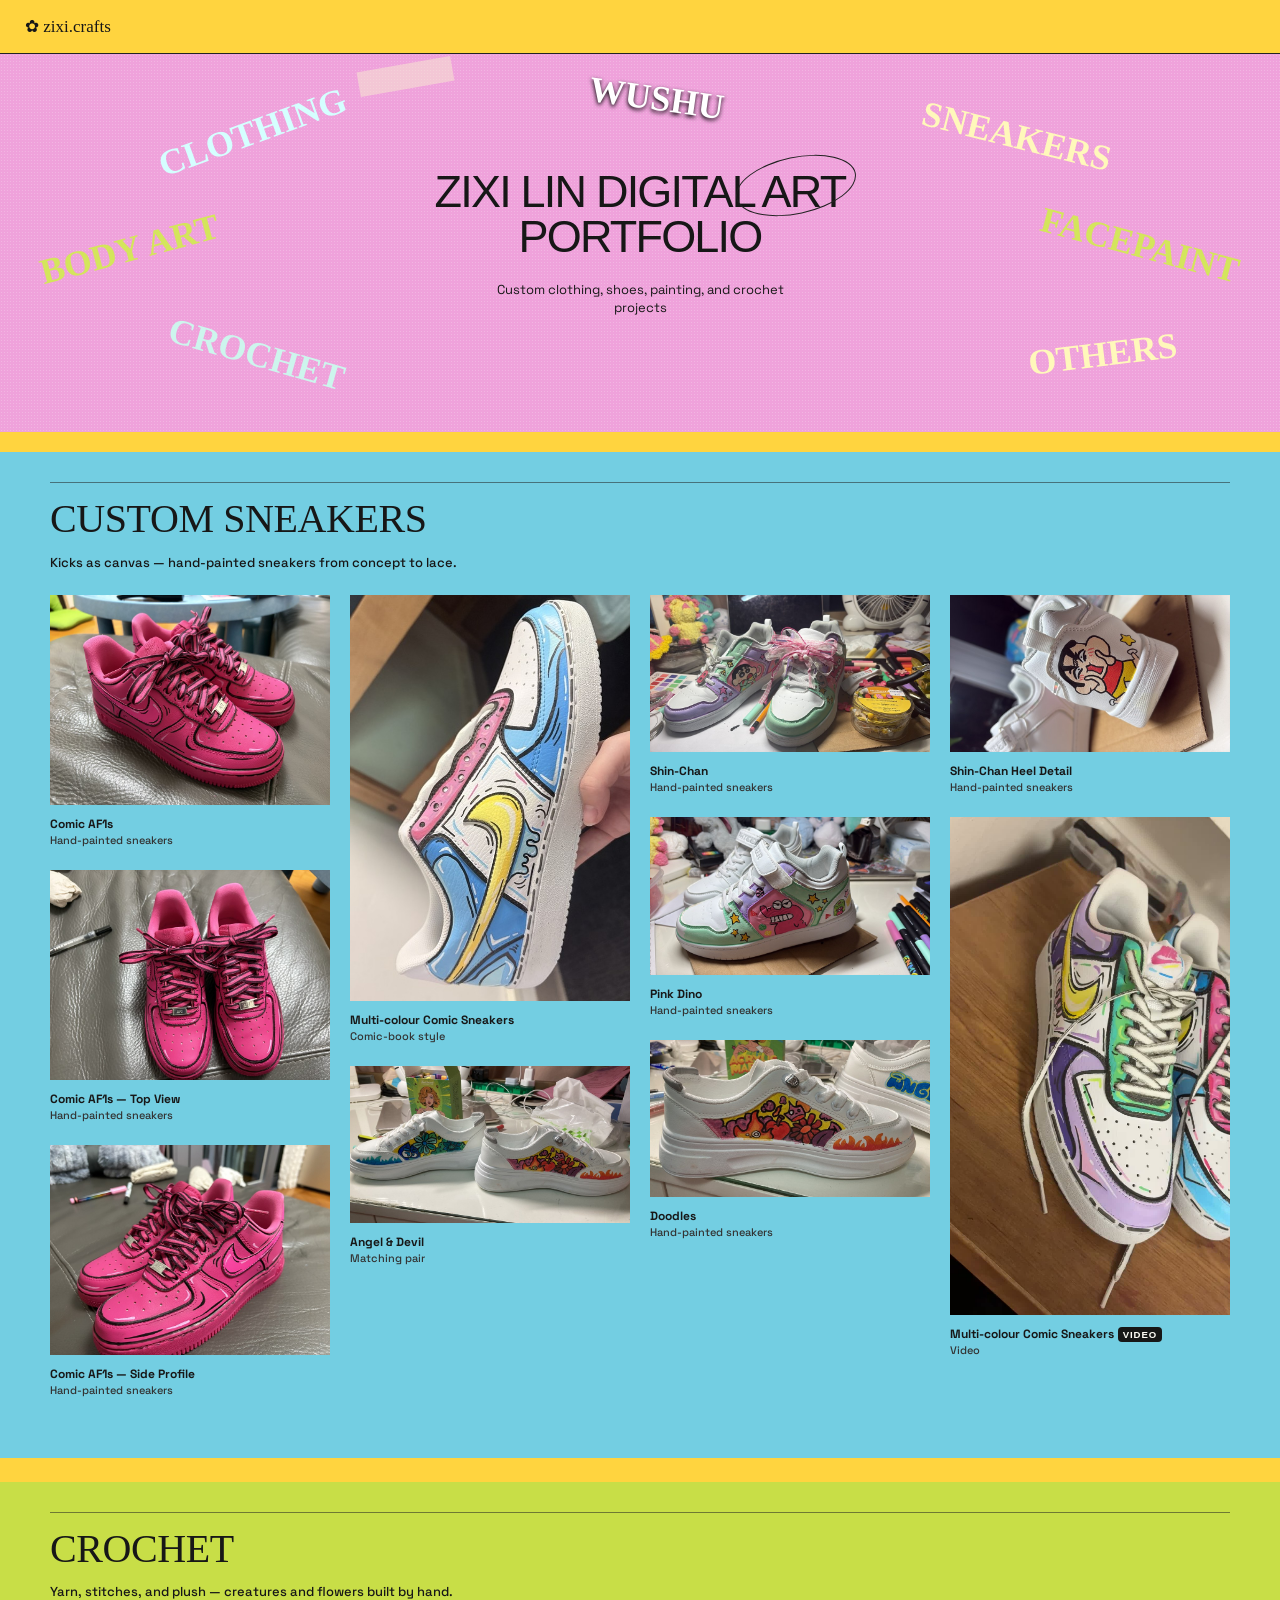
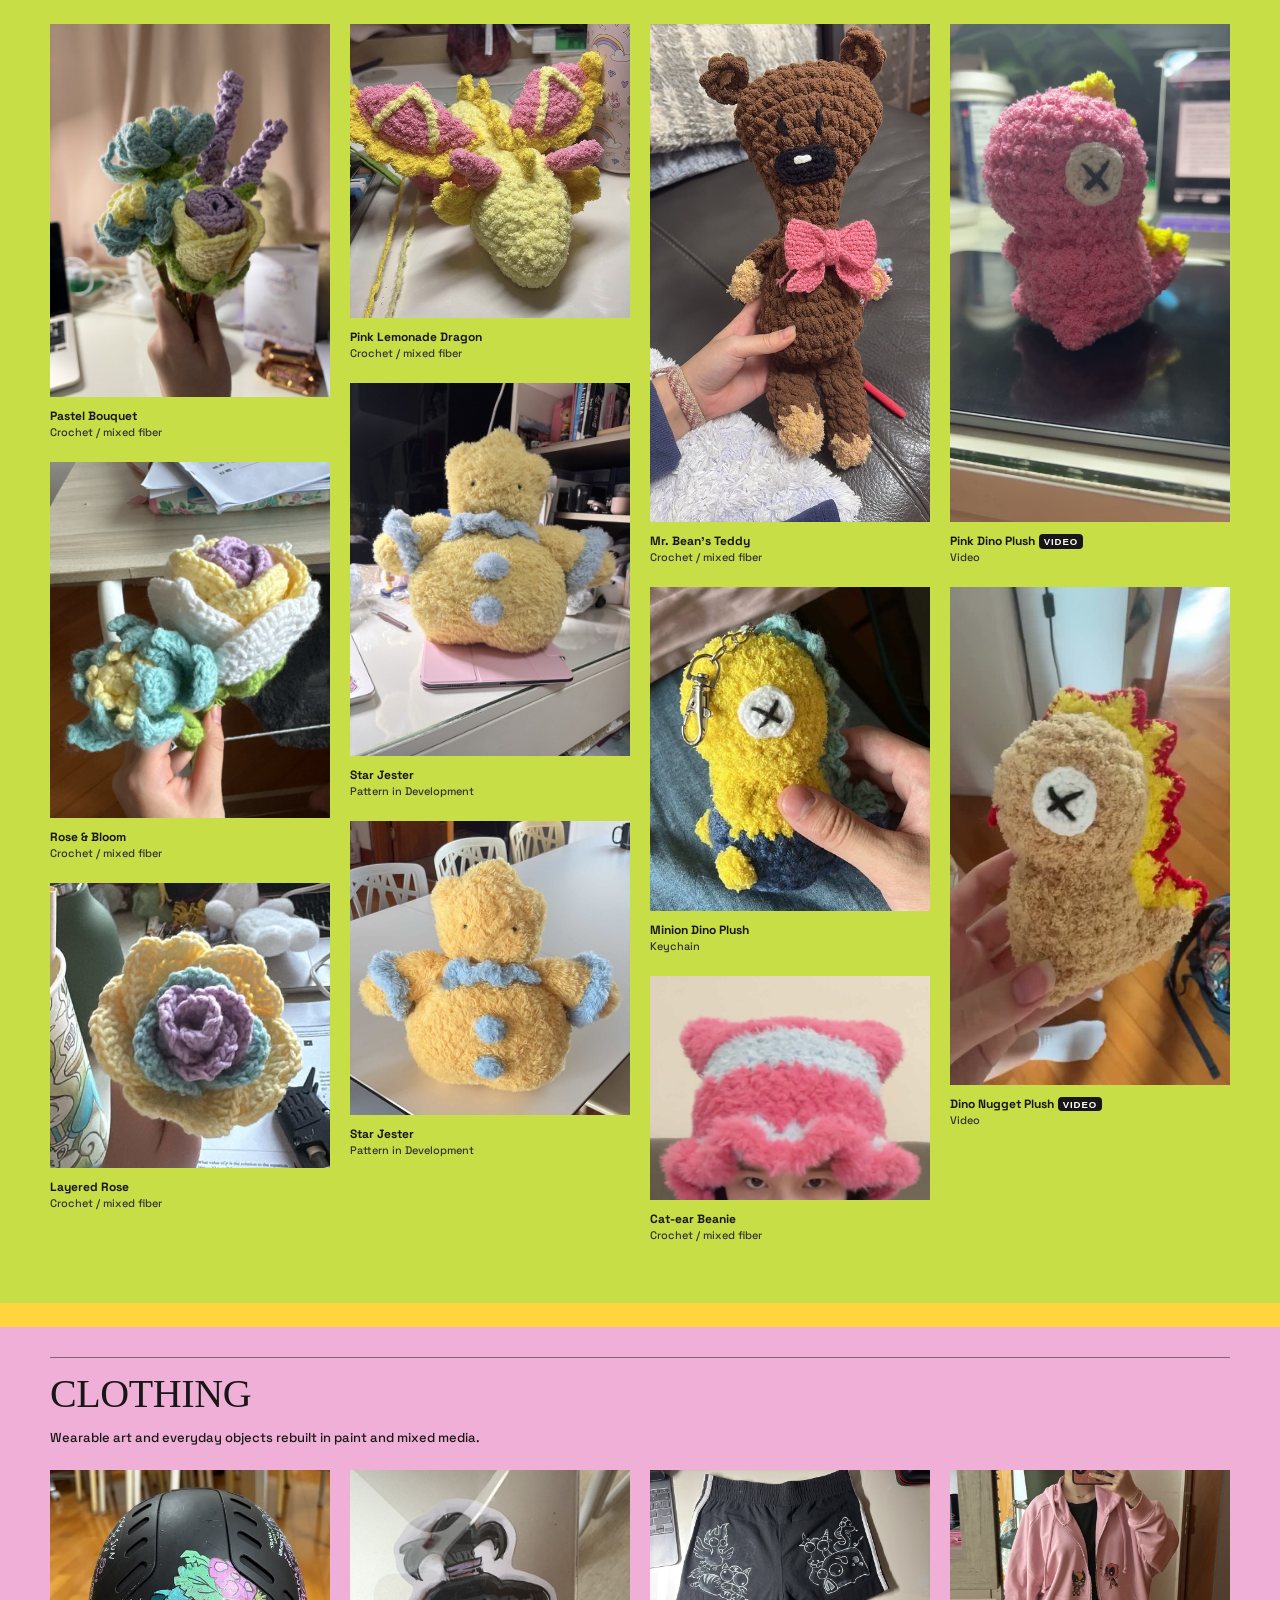
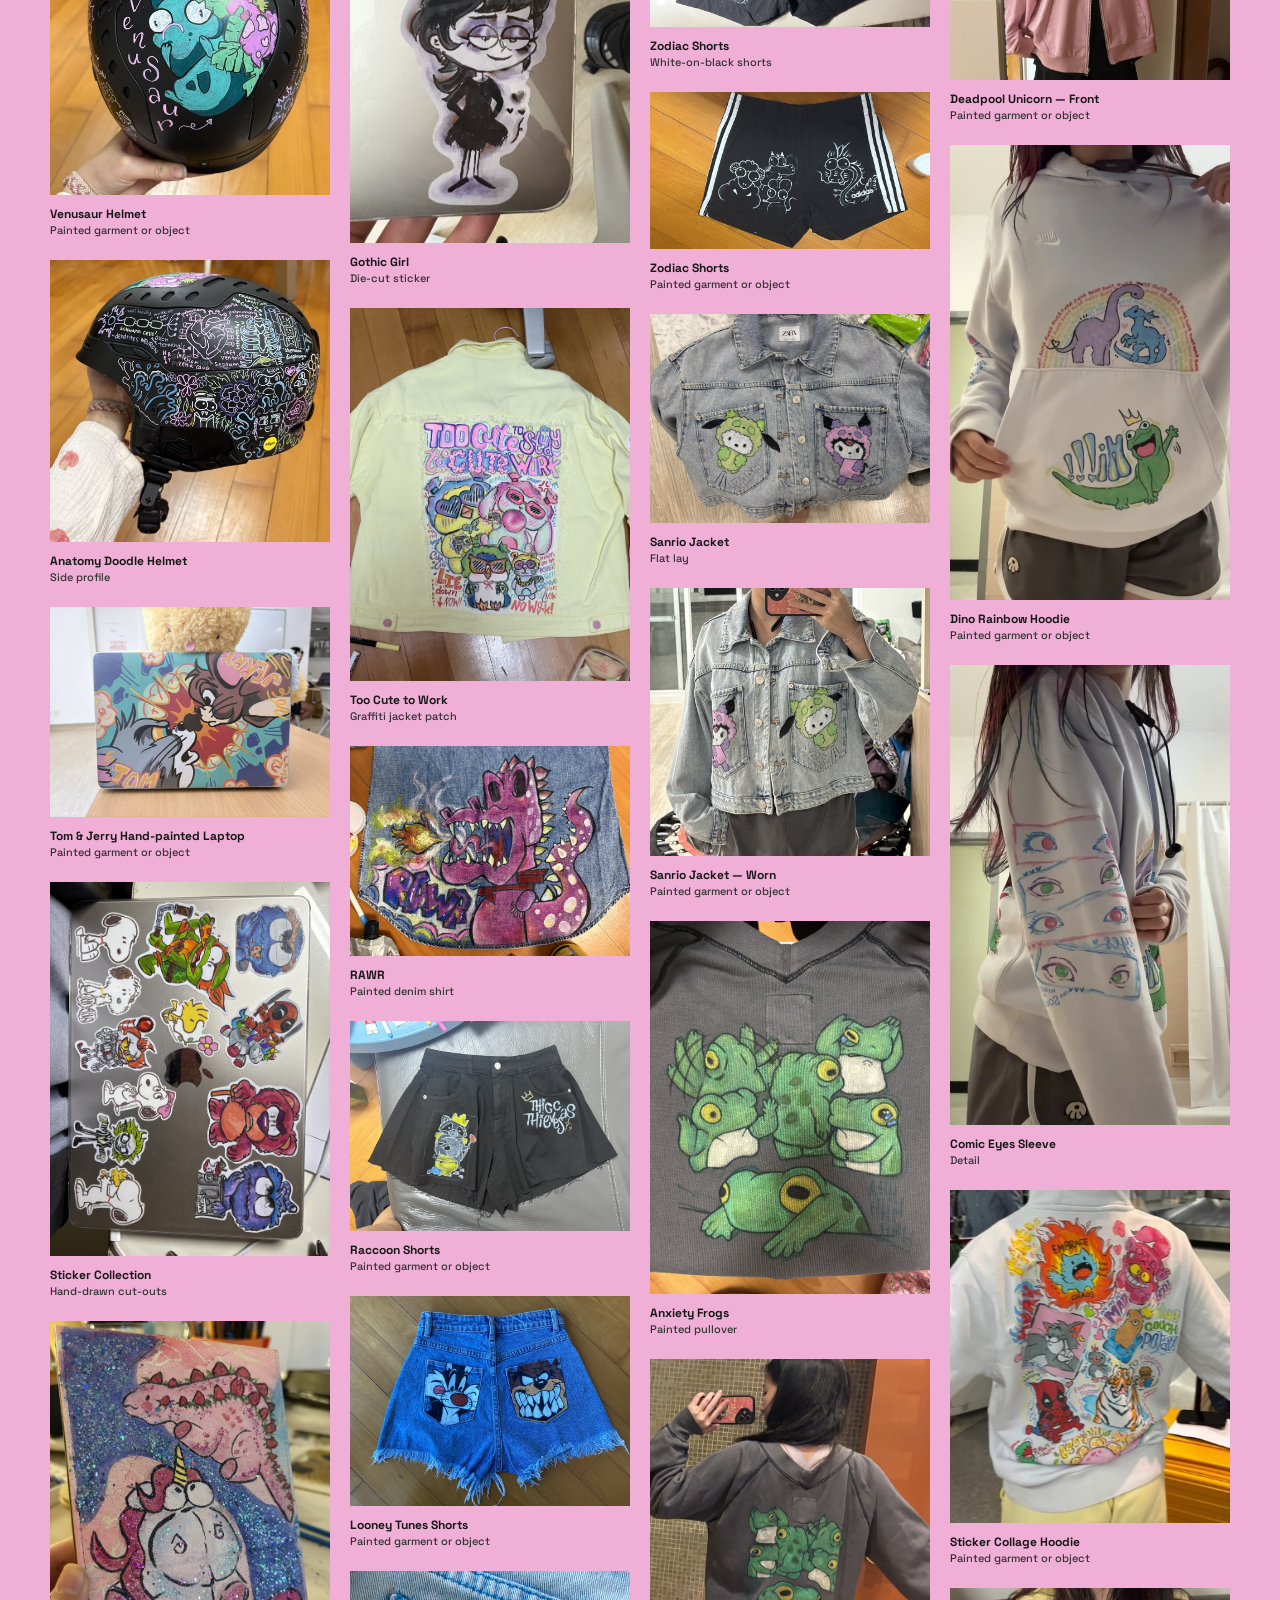
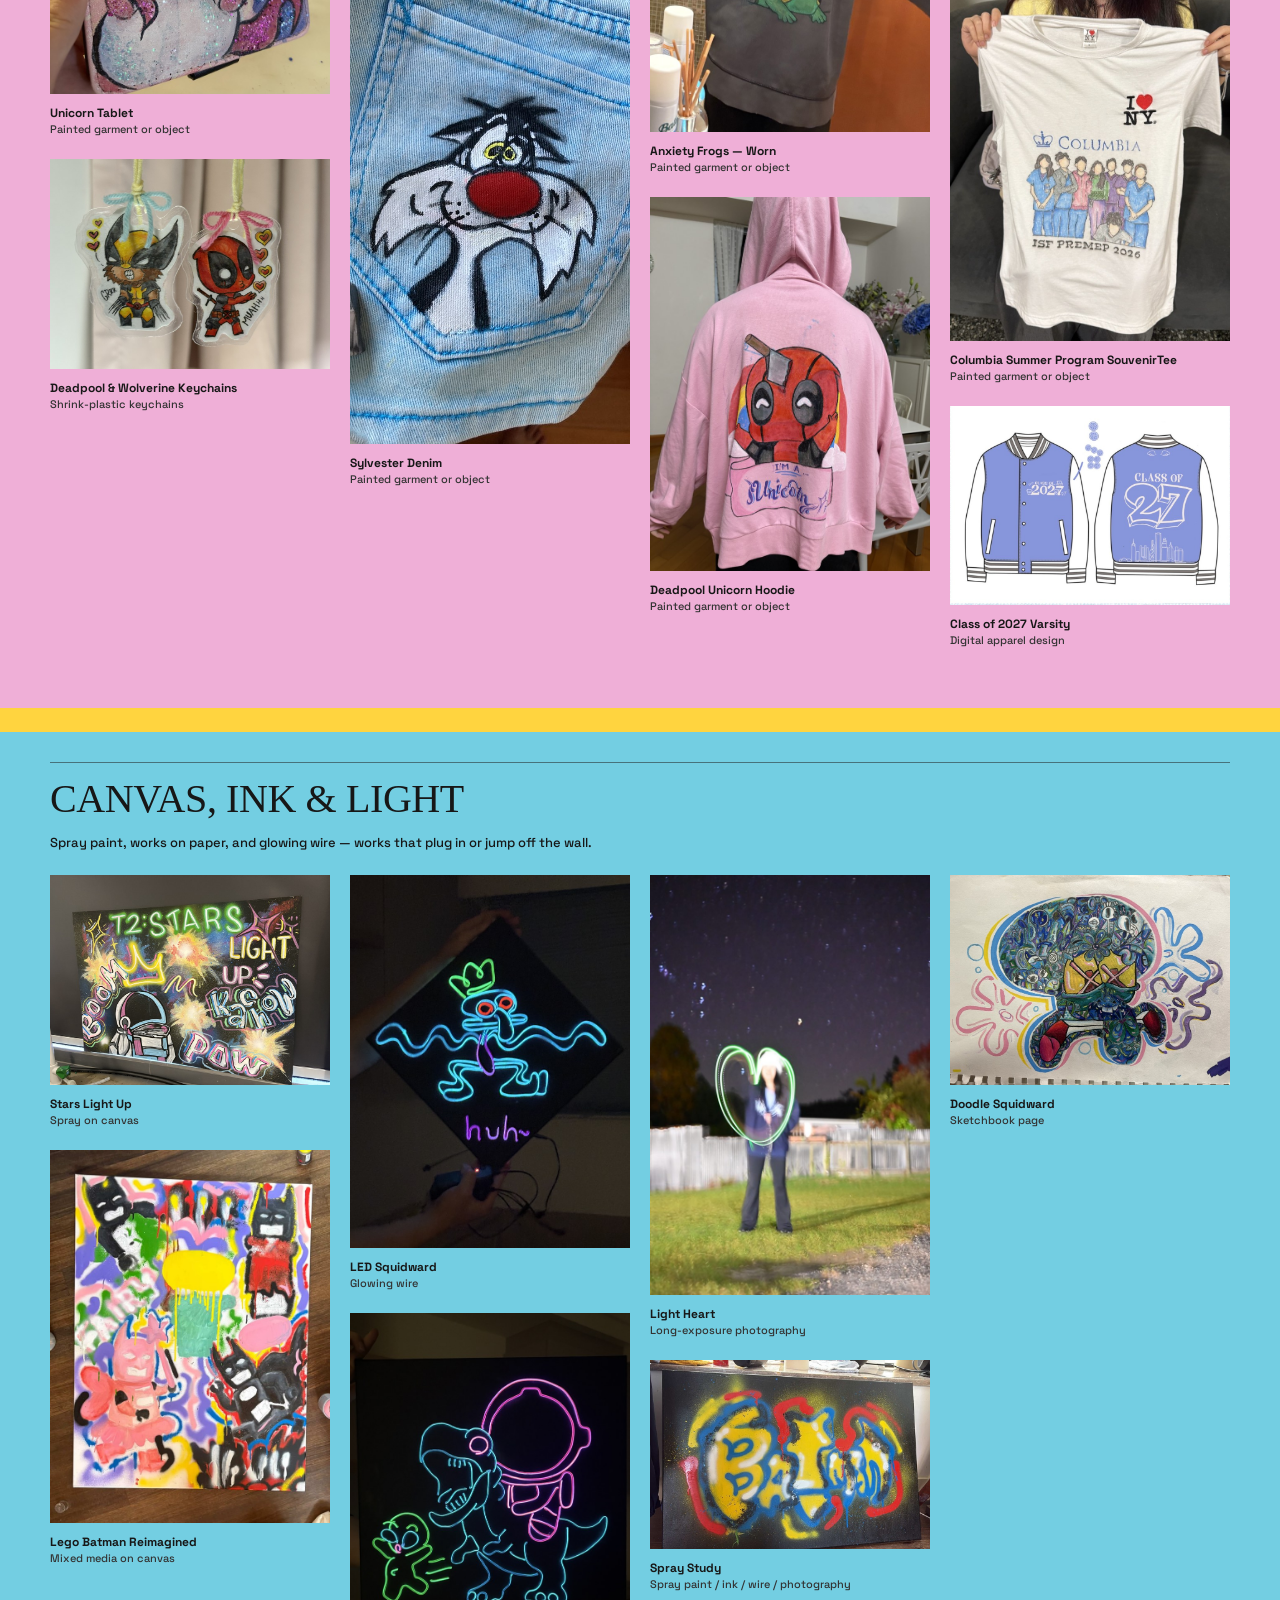
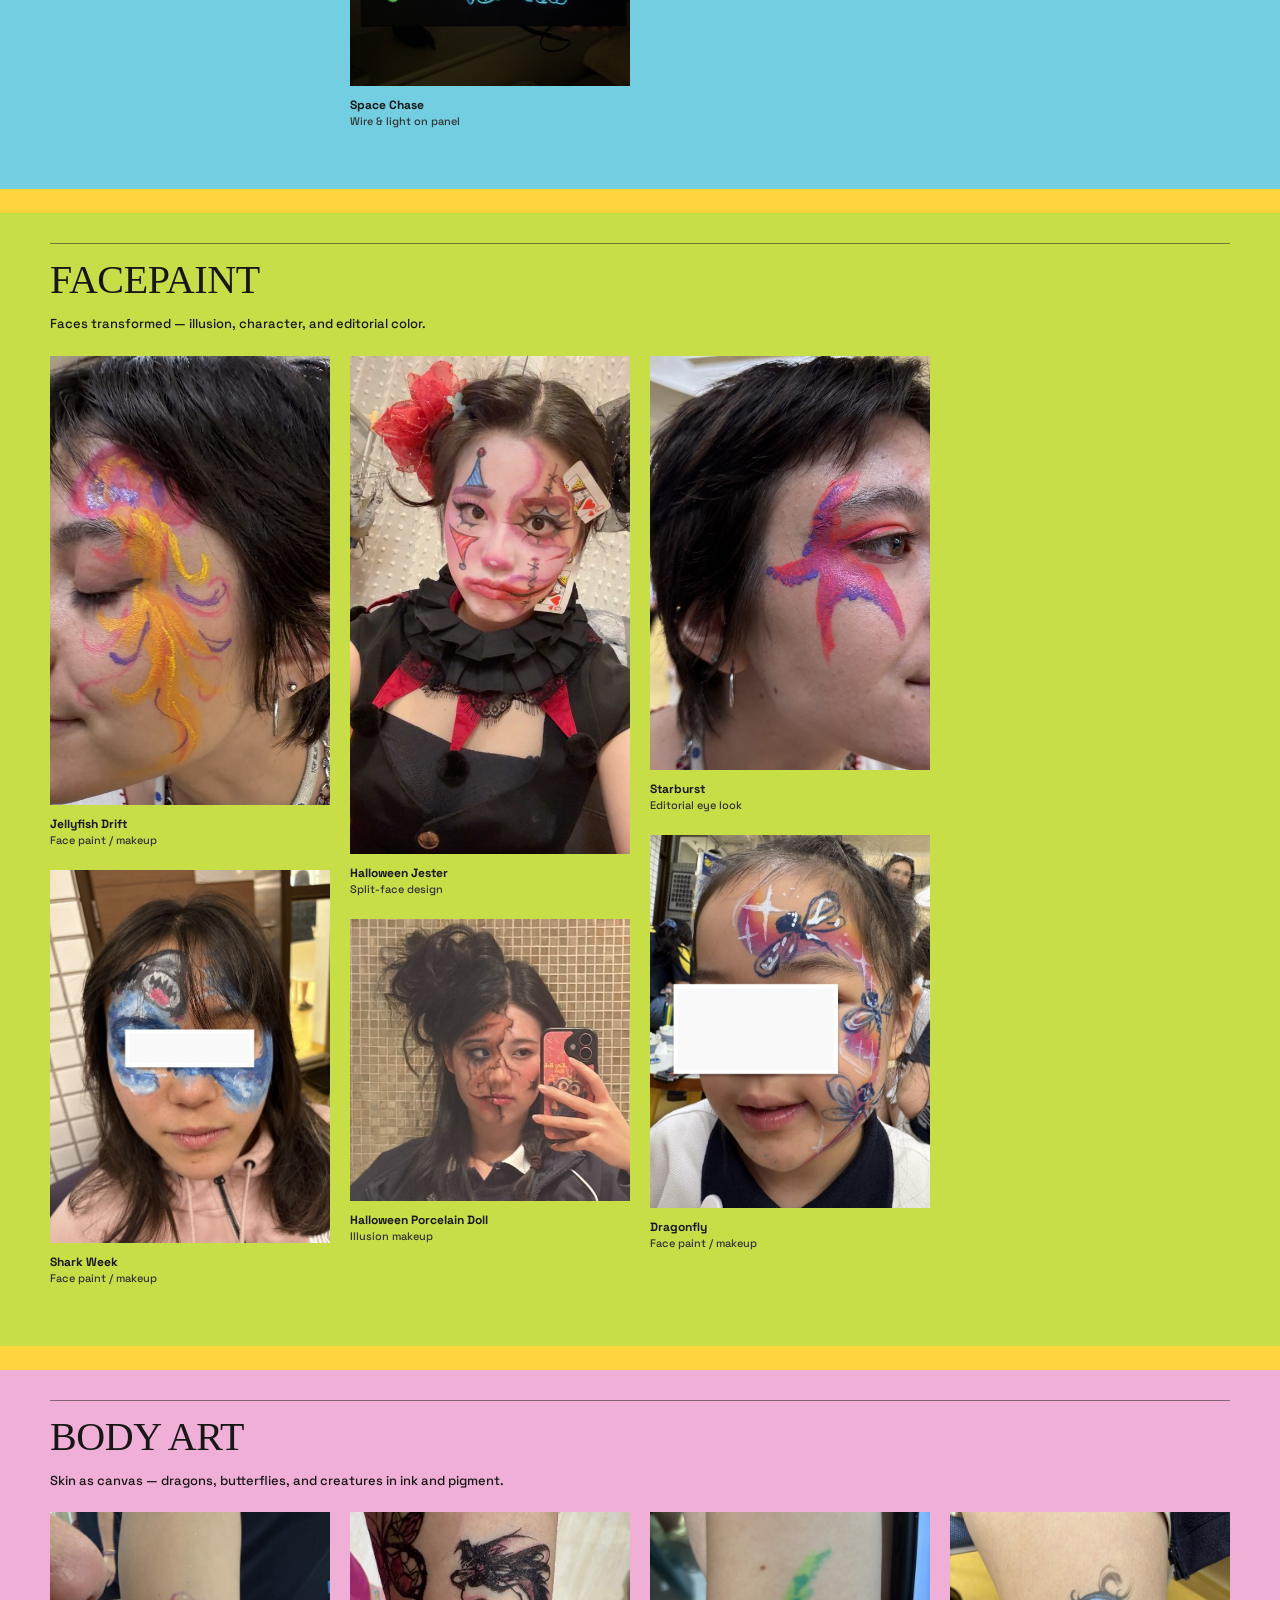
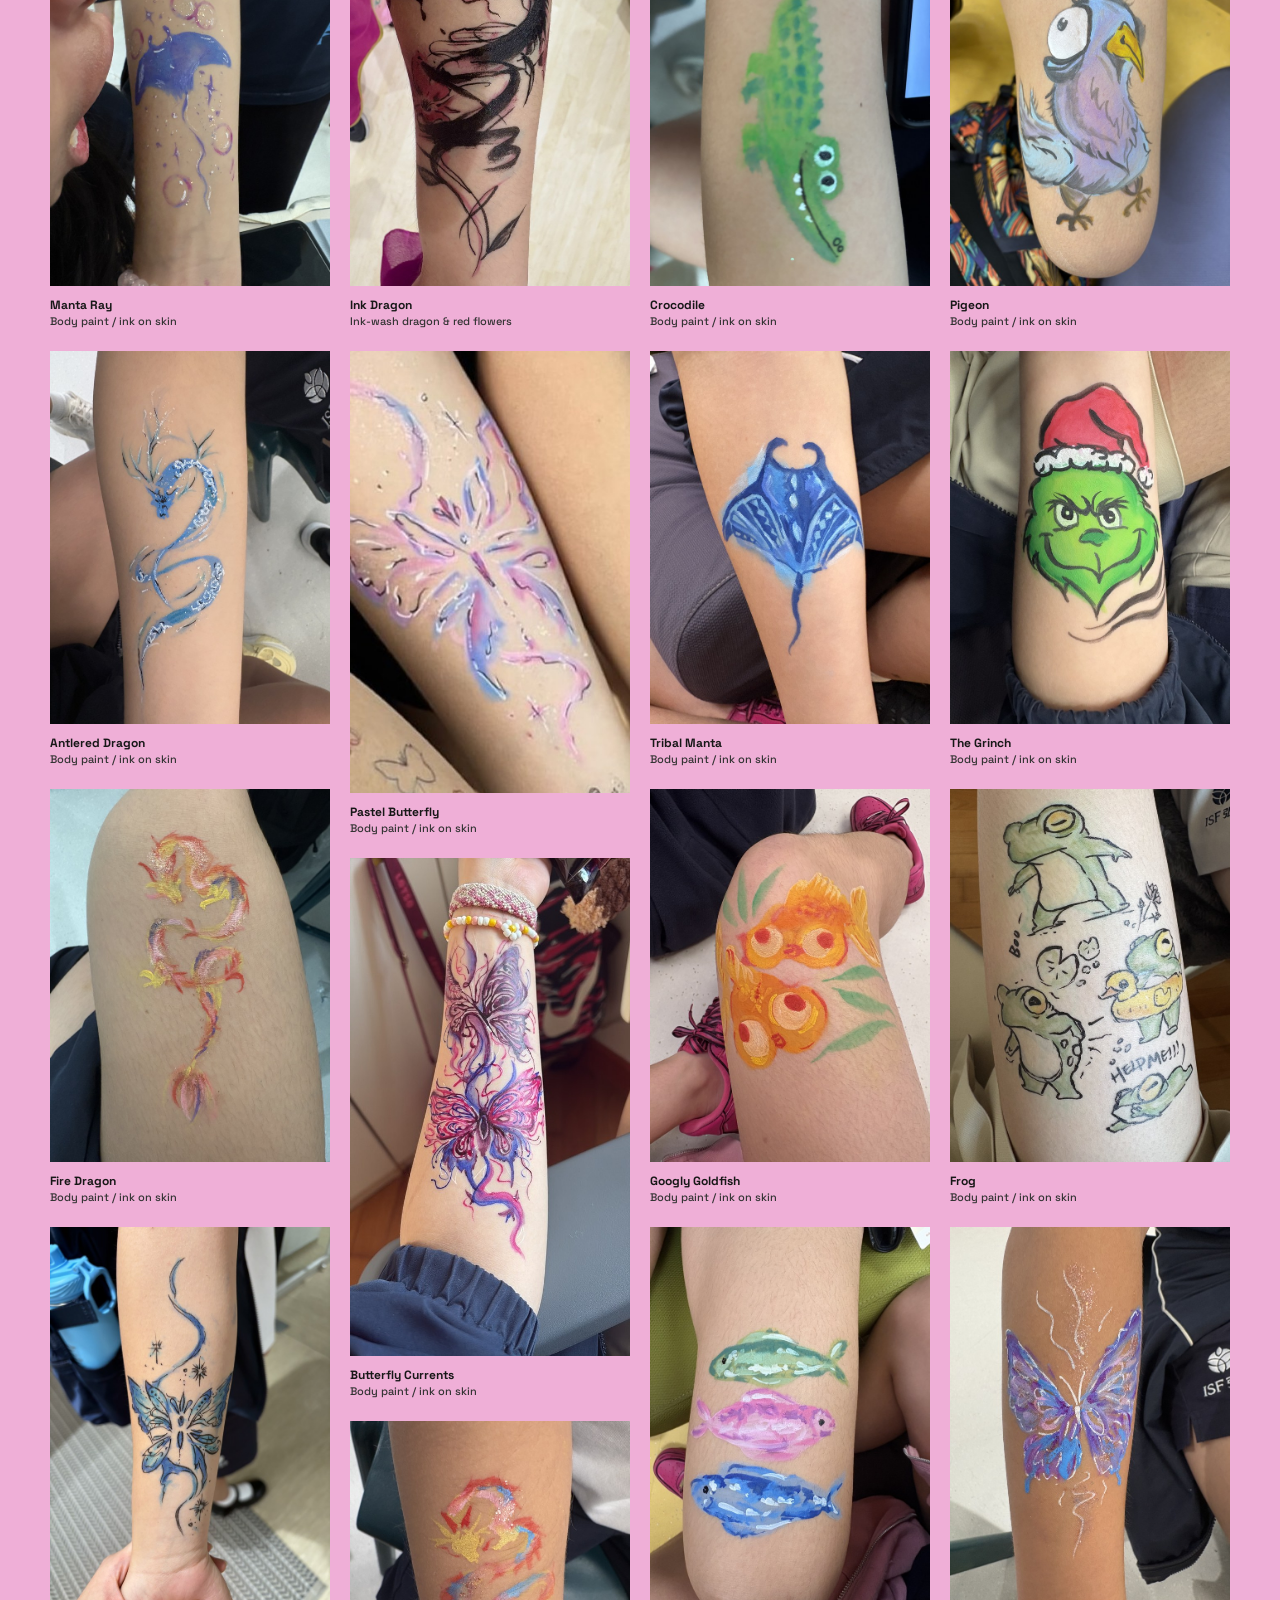
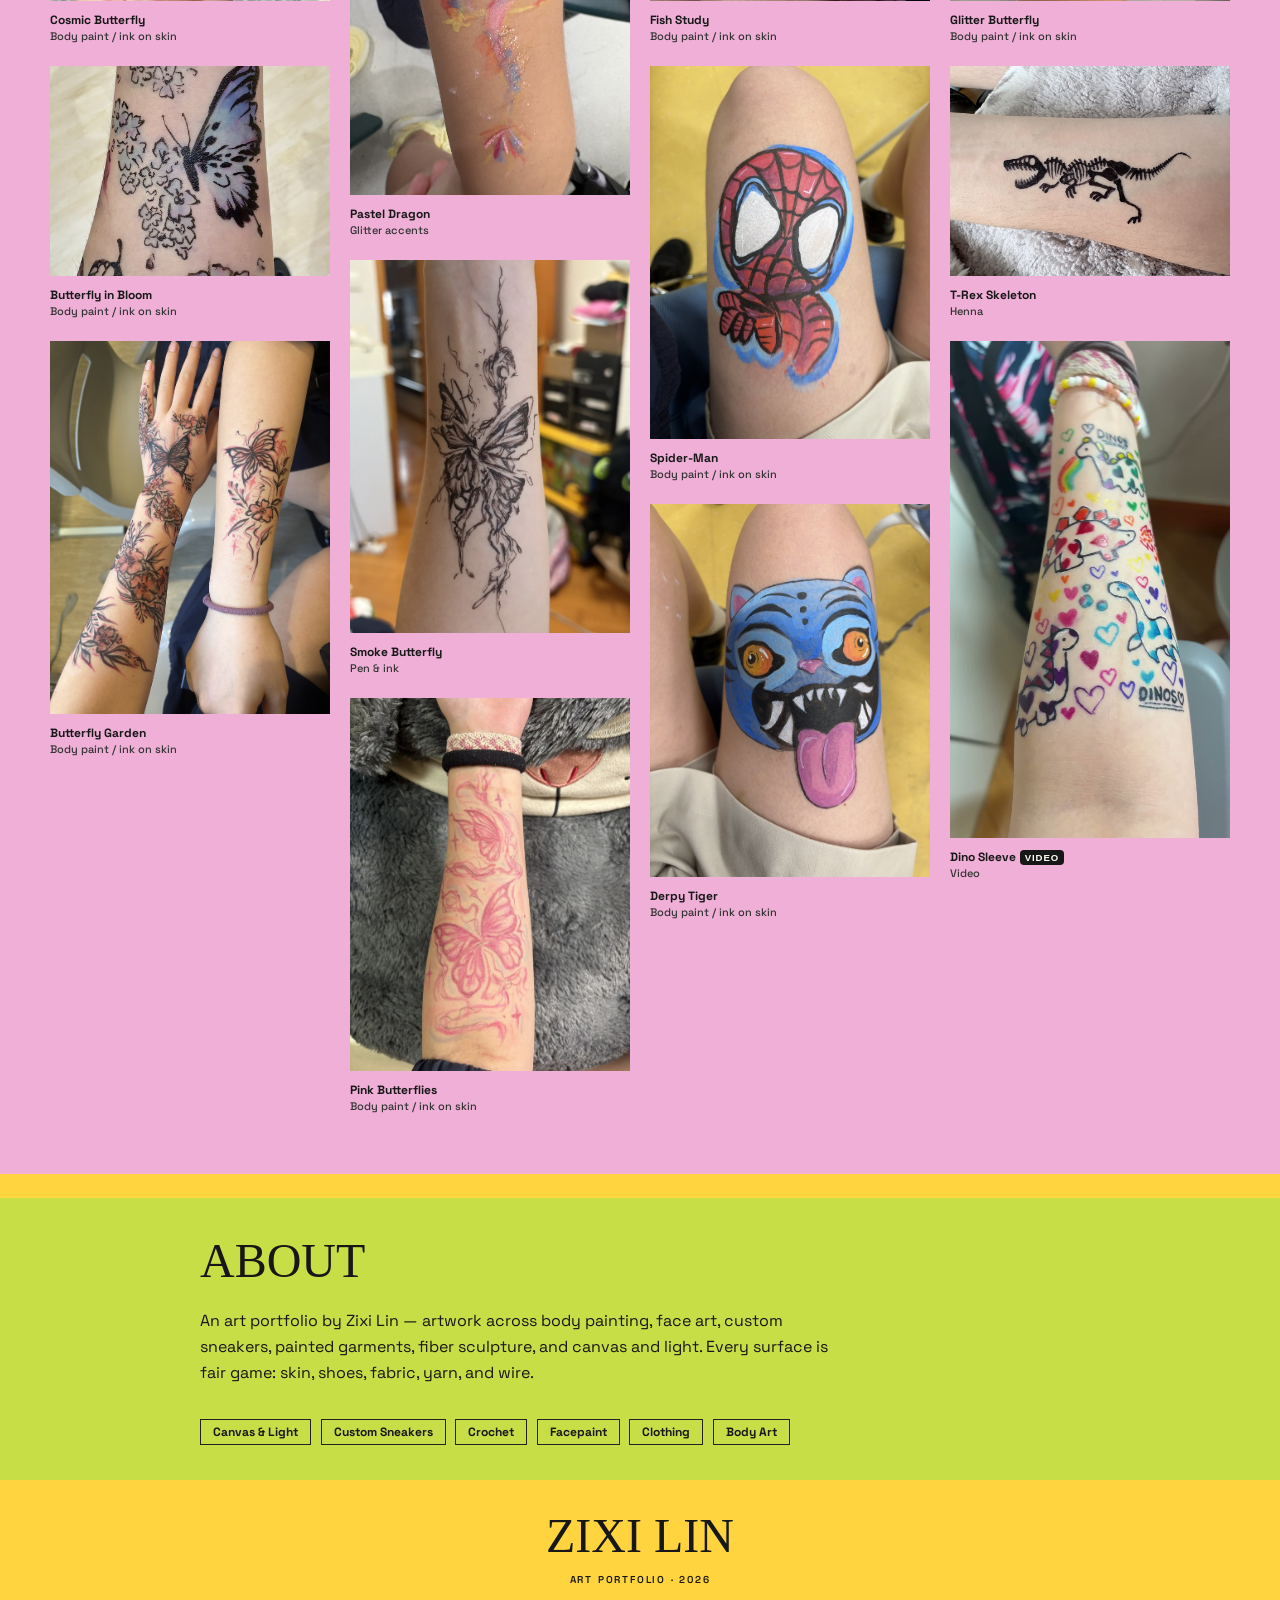
<file: index.html>
<!DOCTYPE html>

<html lang="en">
<head>
<meta charset="utf-8"/>
<meta content="width=device-width, initial-scale=1.0" name="viewport"/>
<title>Zixi Lin — Art Portfolio</title>
<meta content="Art portfolio of Zixi Lin — body art, custom sneakers, painted clothing, crochet, and canvas and light art." name="description"/>
<link href="data:image/svg+xml,%3Csvg xmlns='http://www.w3.org/2000/svg' viewBox='0 0 32 32'%3E%3Crect width='32' height='32' rx='7' fill='%23FF3EA5'/%3E%3Ctext x='16' y='23' font-size='17' font-family='Arial Black, sans-serif' font-weight='900' fill='%23FFF4E4' text-anchor='middle'%3EZ%3C/text%3E%3C/svg%3E" rel="icon"/>
<link href="https://fonts.googleapis.com" rel="preconnect"/>
<link crossorigin="" href="https://fonts.gstatic.com" rel="preconnect"/>
<link href="https://fonts.googleapis.com/css2?family=Permanent+Marker&amp;family=Space+Grotesk:wght@400;500;600;700&amp;display=swap" rel="stylesheet"/>
<link href="styles.css" rel="stylesheet"/>
</head>
<body><div class="craft-bar">✿ zixi.crafts</div>
<div class="hero-band">
<!-- ══════════ HERO ══════════ -->
<header class="hero">
<div class="hero-inner">

<h1 class="hero-title">ZIXI LIN DIGITAL ART<br/>PORTFOLIO</h1>
<p class="hero-sub">Custom clothing, shoes, painting, and crochet projects</p>
<nav aria-label="Portfolio categories" class="hero-nav">
<a class="pill pill-yellow" href="#sneakers">SNEAKERS</a>
<a class="pill pill-green" href="#fiber">CROCHET</a>
<a class="pill pill-orange" href="#garments">CLOTHING</a>
<a class="pill pill-blue" href="#canvas">OTHERS</a>
<a class="pill pill-purple" href="#face">FACEPAINT</a>
<a class="pill pill-pink" href="#body">BODY ART</a>
<a class="pill pill-wushu" href="wushu.html">WUSHU</a>
</nav>
</div>

</header>
<!-- ══════════ SELECTED WORKS ══════════ -->

</div>
<!-- ══════════ MARQUEE ══════════ -->

<main id="galleries"></main>
<!-- ══════════ ABOUT ══════════ -->
<section class="about">
<div class="about-inner">
<h2 class="about-title">About</h2>
<p class="about-text">
      An art portfolio by Zixi Lin — artwork across body painting, face
      art, custom sneakers, painted garments, fiber sculpture, and canvas and
      light. Every surface is fair game: skin, shoes, fabric, yarn, and wire.
    </p>
<div class="about-tags">
<span class="tag tag-blue">Canvas &amp; Light</span>
<span class="tag tag-yellow">Custom Sneakers</span>
<span class="tag tag-green">Crochet</span>
<span class="tag tag-purple">Facepaint</span>
<span class="tag tag-orange">Clothing</span>
<span class="tag tag-pink">Body Art</span>
</div>
</div>
</section>
<footer class="footer">
<p class="footer-name">ZIXI LIN</p>
<p class="footer-meta">Art Portfolio · 2026</p>
</footer>
<!-- ══════════ LIGHTBOX ══════════ -->
<div aria-label="Artwork viewer" aria-modal="true" class="lightbox" id="lightbox" role="dialog">
<button aria-label="Close viewer" class="lb-close" id="lbClose">✕</button>
<button aria-label="Previous artwork" class="lb-nav lb-prev" id="lbPrev">←</button>
<figure class="lb-figure">
<div class="lb-media" id="lbMedia"></div>
<figcaption class="lb-caption">
<span class="lb-title" id="lbTitle"></span>
<span class="lb-note" id="lbNote"></span>
</figcaption>
</figure>
<button aria-label="Next artwork" class="lb-nav lb-next" id="lbNext">→</button>
</div>
<script src="data.js"></script>
<script src="aspect.js"></script>
<script src="app.js"></script>
</body>
</html>
</file>
<file: styles.css>
/* ═══════════════════════════════════════════════
   ZIXI LIN — ART PORTFOLIO
   Maximalist color chrome; artwork on clean paper.
   ═══════════════════════════════════════════════ */

:root {
  --ink: #141114;
  --paper: #FFFDF6;
  --cream: #FFF4E4;
  --pink: #FF3EA5;
  --yellow: #FFD400;
  --blue: #3B49FF;
  --orange: #FF5C00;
  --green: #00A868;
  --purple: #8A4FFF;
  --shadow: 6px 6px 0 var(--ink);
}

* { margin: 0; padding: 0; box-sizing: border-box; }

html { scroll-behavior: smooth; }

body {
  font-family: "Space Grotesk", sans-serif;
  background: var(--cream);
  color: var(--ink);
  -webkit-font-smoothing: antialiased;
}

img, video { display: block; max-width: 100%; }

::selection { background: var(--pink); color: var(--paper); }

/* ── HERO + SELECTED WORKS BAND ───────── */
.hero-band {
  display: grid;
  grid-template-columns: minmax(320px, 2fr) 3fr;
  align-items: stretch;
}

@media (max-width: 999px) {
  .hero-band { grid-template-columns: 1fr; }
}

/* ── HERO ─────────────────────────────── */
.hero {
  position: relative;
  padding: clamp(2.25rem, 5vw, 4rem) clamp(1.25rem, 5vw, 4rem) clamp(2rem, 4vw, 3.25rem);
  background: var(--cream);
  overflow: hidden;
  text-align: center;
}

.hero-inner {
  max-width: 980px;
  margin: 0 auto;
}

.hero-kicker {
  font-weight: 700;
  letter-spacing: 0.22em;
  text-transform: uppercase;
  font-size: clamp(0.7rem, 1.5vw, 0.9rem);
  margin-bottom: 0.9rem;
}

.hero-title {
  font-family: "Unbounded", sans-serif;
  font-weight: 900;
  font-size: clamp(3.4rem, 9vw, 7rem);
  line-height: 0.92;
  letter-spacing: -0.02em;
  text-transform: uppercase;
  text-align: center;
  margin: 0 auto;
}

.hero-title .line { display: block; }

.line-1 {
  color: var(--ink);
  text-shadow: 0.045em 0.045em 0 var(--pink);
}

.line-2 {
  color: var(--paper);
  -webkit-text-stroke: 3px var(--ink);
  paint-order: stroke fill;
  text-shadow: none;
  margin-left: 0.06em;
}

.line-2 .dot {
  color: var(--blue);
  -webkit-text-stroke: 0;
}

.hero-sub {
  margin-top: 1.4rem;
  max-width: 34em;
  font-size: clamp(1rem, 2vw, 1.25rem);
  line-height: 1.55;
  font-weight: 500;
  margin-left: auto;
  margin-right: auto;
}

.hero-sub strong {
  background: var(--yellow);
  padding: 0 0.25em;
  box-decoration-break: clone;
  -webkit-box-decoration-break: clone;
}

.hero-nav {
  display: flex;
  flex-wrap: wrap;
  justify-content: center;
  gap: 0.6rem;
  margin-top: 1.5rem;
}

.pill {
  font-weight: 700;
  font-size: 0.9rem;
  text-decoration: none;
  color: var(--ink);
  background: var(--paper);
  border: 2.5px solid var(--ink);
  border-radius: 999px;
  padding: 0.45em 1.1em;
  box-shadow: 3px 3px 0 var(--ink);
  transition: transform 0.15s ease, box-shadow 0.15s ease;
}

.pill:hover, .pill:focus-visible {
  transform: translate(-1px, -1px);
  box-shadow: 5px 5px 0 var(--ink);
}

.pill-pink:hover    { background: var(--pink); color: var(--paper); }
.pill-purple:hover  { background: var(--purple); color: var(--paper); }
.pill-yellow:hover  { background: var(--yellow); }
.pill-orange:hover  { background: var(--orange); color: var(--paper); }
.pill-green:hover   { background: var(--green); color: var(--paper); }
.pill-blue:hover    { background: var(--blue); color: var(--paper); }

/* rotating starburst sticker */
.starburst-wrap {
  position: absolute;
  right: clamp(0.5rem, 5vw, 4rem);
  top: clamp(0.75rem, 3vw, 2rem);
  width: clamp(80px, 10vw, 128px);
  aspect-ratio: 1;
  pointer-events: none;
}

.starburst {
  position: absolute;
  inset: 0;
  width: 100%;
  height: 100%;
  animation: spin 22s linear infinite;
}

.starburst-label {
  position: absolute;
  inset: 0;
  display: flex;
  align-items: center;
  justify-content: center;
  text-align: center;
  font-family: "Unbounded", sans-serif;
  font-weight: 700;
  font-size: clamp(0.85rem, 1.4vw, 1.05rem);
  color: var(--ink);
  letter-spacing: 0.04em;
  line-height: 1.1;
  max-width: 62%;
  margin: auto;
}

@keyframes spin { to { transform: rotate(360deg); } }

/* ── MARQUEE ──────────────────────────── */
.marquee {
  background: var(--ink);
  color: var(--cream);
  overflow: hidden;
  border-top: 3px solid var(--ink);
  border-bottom: 3px solid var(--ink);
}

.marquee-track {
  display: flex;
  white-space: nowrap;
  animation: scroll 30s linear infinite;
  font-family: "Unbounded", sans-serif;
  font-weight: 600;
  font-size: 0.95rem;
  letter-spacing: 0.12em;
  padding: 0.8em 0;
}

.marquee-track span { padding-right: 2em; }

@keyframes scroll { to { transform: translateX(-50%); } }

/* ── CATEGORY SECTIONS ───────────────── */
.section { padding: clamp(3rem, 6vw, 5.5rem) clamp(1.25rem, 5vw, 4rem); }

.section[data-color="pink"]   { background: #FFE1F0; }
.section[data-color="purple"] { background: #ECE0FF; }
.section[data-color="yellow"] { background: #FFF3B8; }
.section[data-color="orange"] { background: #FFE3D3; }
.section[data-color="green"]  { background: #D9F2E4; }
.section[data-color="blue"]   { background: #DFE1FF; }

.section-head {
  display: flex;
  flex-wrap: wrap;
  align-items: baseline;
  gap: 0.4em 1.2em;
  margin-bottom: 0.8rem;
}

.section-title {
  font-family: "Unbounded", sans-serif;
  font-weight: 900;
  font-size: clamp(1.7rem, 5vw, 3.4rem);
  text-transform: uppercase;
  letter-spacing: -0.01em;
  line-height: 1.05;
}

.section[data-color="pink"]   .section-title { color: var(--pink); }
.section[data-color="purple"] .section-title { color: var(--purple); }
.section[data-color="yellow"] .section-title { color: #C79B00; }
.section[data-color="orange"] .section-title { color: var(--orange); }
.section[data-color="green"]  .section-title { color: #008050; }
.section[data-color="blue"]   .section-title { color: var(--blue); }

.count-badge {
  display: none;
}

.section-blurb {
  max-width: 46em;
  font-weight: 500;
  font-size: clamp(0.95rem, 1.6vw, 1.1rem);
  line-height: 1.5;
  margin-bottom: 2.2rem;
}

/* ── SELECTED WORKS (opening mosaic) ──── */
.highlights {
  background: var(--paper);
  padding: clamp(2.5rem, 5vw, 4.5rem) clamp(1.25rem, 5vw, 4rem);
}

.hl-grid {
  display: grid;
  grid-template-columns: repeat(auto-fill, minmax(180px, 1fr));
  grid-auto-rows: 8px;
  gap: 1.2rem;
}

.hl-grid > * { align-self: start; }

.hl-lg, .hl-wide { grid-column: span 2; }

.hl-wide .card-media img,
.hl-wide .card-media video {
  aspect-ratio: 16/10;
  object-fit: cover;
}

.hl-cat {
  position: absolute;
  top: 0.95rem;
  left: 0.95rem;
  z-index: 1;
  font-family: "Unbounded", sans-serif;
  font-size: 0.58rem;
  font-weight: 600;
  letter-spacing: 0.08em;
  text-transform: uppercase;
  color: var(--paper);
  background: var(--ink);
  border-radius: 6px;
  padding: 0.28em 0.6em;
}

.cat-pink   { background: var(--pink); }
.cat-purple { background: var(--purple); }
.cat-yellow { background: var(--yellow); color: var(--ink); }
.cat-orange { background: var(--orange); }
.cat-green  { background: var(--green); }
.cat-blue   { background: var(--blue); }

/* ── MASONRY GRID ─────────────────────── */
.grid {
  display: grid;
  grid-template-columns: repeat(auto-fill, minmax(230px, 1fr));
  grid-auto-rows: 8px;
  gap: 1.4rem;
}

.grid > * { align-self: start; }

.card {
  position: relative;
  background: var(--paper);
  border: 3px solid var(--ink);
  border-radius: 14px;
  box-shadow: var(--shadow);
  padding: 0.65rem 0.65rem 0.85rem;
  cursor: pointer;
  transition: transform 0.18s ease, box-shadow 0.18s ease, rotate 0.18s ease;
}

/* irregular collage feel: subtle per-card tilt + shape variety */
.card:nth-child(5n+1) { rotate: -0.5deg; }
.card:nth-child(5n+3) { rotate: 0.45deg; }
.card:nth-child(7n+2) { border-radius: 4px; }
.card:nth-child(7n+5) { border-radius: 22px; }

.card:hover, .card:focus-visible {
  rotate: 0deg;
  transform: translate(-3px, -3px);
  box-shadow: 10px 10px 0 var(--ink);
  outline: none;
  z-index: 2;
}

/* featured wide cards */
.card-wide { grid-column: span 2; }

.card-wide .card-media img,
.card-wide .card-media video {
  aspect-ratio: 16/10;
  object-fit: cover;
}

.card-media {
  border-radius: 8px;
  overflow: hidden;
  background: #eee;
}

.card-media img, .card-media video {
  width: 100%;
  height: auto;
  aspect-ratio: var(--ar, 3/4);
}

.media-fallback {
  display: grid;
  place-items: center;
  width: 100%;
  min-height: 260px;
  background: linear-gradient(135deg, #f5d7ef, #d6efff);
  border: 3px solid var(--ink);
  border-radius: 10px;
  color: var(--ink);
  font-family: "Unbounded", sans-serif;
  font-size: clamp(0.8rem, 1.2vw, 1.05rem);
  font-weight: 800;
  letter-spacing: 0.12em;
  text-transform: uppercase;
}

.media-fallback span {
  background: rgba(255,255,255,0.5);
  padding: 0.4em 0.75em;
  border-radius: 999px;
}

.media-fallback-large {
  min-height: 60vh;
  max-height: 76vh;
}

@media (max-width: 699px) {
  .grid { grid-template-columns: repeat(2, 1fr); }
  .hl-grid { grid-template-columns: repeat(2, 1fr); }
}

.card-caption {
  display: flex;
  flex-wrap: wrap;
  justify-content: space-between;
  align-items: baseline;
  gap: 0.15em 0.5em;
  padding: 0.55em 0.3em 0.1em;
}

.card-title {
  font-weight: 700;
  font-size: 0.95rem;
  line-height: 1.2;
  min-width: 0;
  overflow-wrap: break-word;
}

.card-note {
  font-size: 0.78rem;
  font-weight: 500;
  color: #5c5550;
  text-align: right;
  max-width: 100%;
  overflow-wrap: anywhere;
}

.video-tag {
  font-family: "Unbounded", sans-serif;
  font-size: 0.6rem;
  font-weight: 600;
  letter-spacing: 0.1em;
  color: var(--paper);
  background: var(--ink);
  border-radius: 4px;
  padding: 0.2em 0.5em;
  margin-left: 0.4em;
  white-space: nowrap;
}

/* scroll reveal */
.reveal {
  opacity: 0;
  transform: translateY(18px);
  transition: opacity 0.5s ease, transform 0.5s ease;
}

.reveal.in { opacity: 1; transform: none; }

/* ── ABOUT ───────────────────────────── */
.about {
  background: var(--ink);
  color: var(--cream);
  padding: clamp(3.5rem, 7vw, 6rem) clamp(1.25rem, 5vw, 4rem);
}

.about-inner { max-width: 880px; margin: 0 auto; }

.about-title {
  font-family: "Unbounded", sans-serif;
  font-weight: 900;
  font-size: clamp(1.7rem, 5vw, 3rem);
  text-transform: uppercase;
  color: var(--yellow);
  margin-bottom: 1.2rem;
}

.about-text {
  font-size: clamp(1.05rem, 2vw, 1.3rem);
  line-height: 1.65;
  max-width: 40em;
}

.about-tags {
  display: flex;
  flex-wrap: wrap;
  gap: 0.6rem;
  margin-top: 2rem;
}

.tag {
  font-weight: 700;
  font-size: 0.85rem;
  border: 2px solid var(--cream);
  border-radius: 999px;
  padding: 0.35em 1em;
}

.tag-pink    { background: var(--pink); }
.tag-purple  { background: var(--purple); }
.tag-yellow   { background: var(--yellow); color: var(--ink); }
.tag-orange   { background: var(--orange); }
.tag-green    { background: var(--green); }
.tag-blue     { background: var(--blue); }

/* ── FOOTER ───────────────────────────── */
.footer {
  background: var(--pink);
  color: var(--paper);
  text-align: center;
  padding: 3rem 1.5rem 3.5rem;
}

.footer-name {
  font-family: "Unbounded", sans-serif;
  font-weight: 900;
  font-size: clamp(1.6rem, 6vw, 3rem);
  text-transform: uppercase;
}

.footer-meta {
  margin-top: 0.6rem;
  font-weight: 600;
  letter-spacing: 0.18em;
  text-transform: uppercase;
  font-size: 0.8rem;
}

/* ── LIGHTBOX ─────────────────────────── */
.lightbox {
  position: fixed;
  inset: 0;
  z-index: 100;
  display: none;
  background: rgba(20, 17, 20, 0.94);
  padding: clamp(1rem, 4vw, 3rem);
}

.lightbox.open { display: flex; align-items: center; justify-content: center; }

.lb-figure {
  max-width: min(92vw, 1000px);
  max-height: 100%;
  display: flex;
  flex-direction: column;
  gap: 0.9rem;
  margin: 0 auto;
}

.lb-media { text-align: center; }

.lb-media img, .lb-media video {
  max-height: 76vh;
  width: auto;
  max-width: 100%;
  margin: 0 auto;
  border: 3px solid var(--paper);
  border-radius: 10px;
  background: #000;
}

.lb-caption {
  text-align: center;
  color: var(--cream);
}

.lb-title {
  display: block;
  font-family: "Unbounded", sans-serif;
  font-weight: 700;
  font-size: clamp(1rem, 2.5vw, 1.35rem);
}

.lb-note {
  display: block;
  margin-top: 0.25rem;
  font-size: 0.9rem;
  font-weight: 500;
  color: #cfc7bf;
}

.lb-close {
  position: absolute;
  top: 1rem;
  right: 1.2rem;
  z-index: 2;
  background: var(--paper);
  color: var(--ink);
  border: 2.5px solid var(--paper);
  border-radius: 999px;
  width: 44px;
  height: 44px;
  font-size: 1.1rem;
  font-weight: 700;
  cursor: pointer;
  transition: background 0.15s ease, color 0.15s ease;
}

.lb-close:hover { background: var(--pink); color: var(--paper); border-color: var(--pink); }

.lb-nav {
  position: absolute;
  top: 50%;
  transform: translateY(-50%);
  z-index: 2;
  background: var(--paper);
  color: var(--ink);
  border: 2.5px solid var(--paper);
  border-radius: 999px;
  width: 52px;
  height: 52px;
  font-size: 1.4rem;
  font-weight: 700;
  cursor: pointer;
  transition: background 0.15s ease, color 0.15s ease;
}

.lb-nav:hover { background: var(--yellow); border-color: var(--yellow); }

.lb-prev { left: clamp(0.5rem, 2vw, 2rem); }
.lb-next { right: clamp(0.5rem, 2vw, 2rem); }

@media (max-width: 640px) {
  .lb-nav { width: 44px; height: 44px; font-size: 1.1rem; }
}

/* reduced motion */
@media (prefers-reduced-motion: reduce) {
  .starburst { animation: none; }
  .marquee-track { animation: none; }
  .reveal { opacity: 1; transform: none; transition: none; }
  html { scroll-behavior: auto; }
}

/* Scrapbook layout, natural image sizes, CSS column galleries */
:root{--yellow:#ffd43f;--pink:#efa2db;--ink:#171717;--shadow:none}
body{background:var(--yellow);font-family:'Space Grotesk',Arial,sans-serif}
.craft-bar{background:var(--yellow);padding:16px 25px;border-bottom:1px solid #222;font-family:'Permanent Marker',cursive;font-size:17px}
.hero-band{display:block}.hero{position:relative;min-height:390px;display:flex;align-items:center;justify-content:center;padding:115px 22px;background:#efa2db;border-bottom:20px solid var(--yellow);text-align:center;background-image:radial-gradient(#ffffff35 .7px,transparent .7px);background-size:3px 3px}
.hero-inner{width:100%;max-width:1000px}.hero-title{display:inline-block;font-family:Arial,sans-serif;font-size:clamp(25px,4vw,45px);font-weight:400;letter-spacing:-.04em;line-height:1;position:relative}.hero-title:after{content:'';position:absolute;right:-12px;top:-12px;width:120px;height:55px;border:1px solid #222;border-radius:50%;transform:rotate(-12deg);pointer-events:none}
.hero-sub{margin:22px auto 0;max-width:300px;font-size:13px;font-weight:400;line-height:1.4}
.hero-nav{position:absolute;inset:0;display:block;margin:0;pointer-events:none}.hero-nav .pill{position:absolute;pointer-events:auto;font-family:'Permanent Marker',cursive;font-size:clamp(22px,2.8vw,36px);border:0;padding:0;border-radius:0;background:transparent!important;box-shadow:none!important;color:#fff8bb;line-height:1.2}
.pill:nth-child(1){top:16%;right:13%;transform:rotate(14deg)}.pill:nth-child(2){bottom:15%;left:13%;transform:rotate(16deg);color:#cdf5ed}.pill:nth-child(3){top:15%;left:12%;transform:rotate(-20deg);color:#d5ffff}.pill:nth-child(4){right:8%;bottom:15%;transform:rotate(-7deg)}.hero-nav .pill:nth-child(5){right:3%;top:45%;color:#d4e55c;transform:rotate(15deg)}.hero-nav .pill:nth-child(6){left:3%;top:46%;color:#d4e55c;transform:rotate(-15deg)}
.hero-nav .pill:nth-child(7){top:6%;left:46%;color:#fff;transform:rotate(8deg);text-shadow:0 2px 4px #000}
.pill-wushu:hover{color:var(--pink)}
.hero:before{content:'';position:absolute;top:10px;left:28%;width:95px;height:25px;background:#f7edcf80;transform:rotate(-10deg)}
.section{padding:30px clamp(16px,4vw,50px) 38px;border-bottom:24px solid var(--yellow)}
.section:nth-child(3n+1){background:#73cee2}.section:nth-child(3n+2){background:#c8de47}.section:nth-child(3n){background:#efafd7}
.section-head{padding-top:15px;border-top:1px solid #2228}.section .section-title{font-family:'Permanent Marker',cursive;font-weight:400;font-size:clamp(26px,4vw,40px);color:#171717!important}.section-blurb{font-size:13px;margin-bottom:22px}.count-badge{background:transparent;color:#171717;border:1px solid #2228;font-family:inherit;font-size:11px}
.grid{display:block;columns:4;column-gap:20px}
.grid .card,.grid .card:nth-child(n){display:inline-block;vertical-align:top;width:100%;break-inside:avoid;margin:0 0 20px;padding:0;border:0;border-radius:0;background:transparent;box-shadow:none;rotate:0deg;transform:none;grid-column:auto;grid-row:auto!important}
.grid .card:hover,.grid .card:focus-visible{outline:2px solid #222;outline-offset:4px;box-shadow:none;transform:none}
.card-media{border-radius:0;background:transparent;overflow:hidden}.card-media img,.card-media video,.card-wide .card-media img,.card-wide .card-media video{display:block;width:100%;height:auto;aspect-ratio:auto;object-fit:contain;image-orientation:from-image}
.card-caption{display:block;padding:7px 0 3px}.card-title{font-size:12px}.card-note{display:block;text-align:left;font-size:11px;color:#333}
.reveal{opacity:1;transform:none}
.media-error{padding:20px 10px;border:1px dashed #333;font-size:12px;line-height:1.5;overflow-wrap:anywhere;background:#fff4}
.about{background:#c8de47;color:#171717;padding:35px 24px}.about-title,.footer-name{font-family:'Permanent Marker',cursive;font-weight:400;color:#171717}.about-text{font-size:16px}.tag{border:1px solid #222;color:#171717;background:transparent;border-radius:0;font-size:12px}.footer{background:var(--yellow);color:#171717;padding:28px}.footer-meta{font-size:10px}
@media(min-width:1500px){.grid{columns:5}}@media(max-width:1000px){.grid{columns:3}}@media(max-width:700px){.grid{columns:2;column-gap:14px}.hero{min-height:350px;padding:110px 22px}.hero-nav .pill{font-size:clamp(18px,4vw,24px)}.hero-nav .pill:nth-child(5),.hero-nav .pill:nth-child(6){font-size:clamp(18px,4vw,24px)}.hero-title:after{width:90px;height:40px}.section{padding:25px 16px 30px}}
@media(max-width:360px){.grid{columns:1}.hero-title{font-size:23px}}
@media(prefers-reduced-motion:reduce){html{scroll-behavior:auto}*,*:before,*:after{animation:none!important;transition:none!important}}

/* ── WUSHU PAGE ───────────────────────────── */
.craft-bar{display:flex;align-items:center;justify-content:space-between;gap:1rem;flex-wrap:wrap}
.craft-brand{font-family:'Permanent Marker',cursive}
.craft-link{font-weight:700;font-size:0.9rem;text-decoration:none;color:var(--ink);background:var(--paper);border:2.5px solid var(--ink);border-radius:999px;padding:0.4em 1em;box-shadow:3px 3px 0 var(--ink);transition:transform .15s ease,box-shadow .15s ease}
.craft-link:hover,.craft-link:focus-visible{transform:translate(-1px,-1px);box-shadow:5px 5px 0 var(--ink);background:var(--pink);color:var(--paper);border-color:var(--pink)}
.wushu-hero{background:#73cee2}
.card-media{position:relative}
.video-play{position:absolute;inset:0;display:grid;place-items:center;font-size:2.2rem;color:#fff;background:rgba(0,0,0,.25);text-shadow:0 2px 6px #000;pointer-events:none;opacity:0;transition:opacity .2s ease}
.card:hover .video-play,.card:focus-visible .video-play{opacity:1}
@media(prefers-reduced-motion:reduce){.video-play{transition:none}}
</file>
